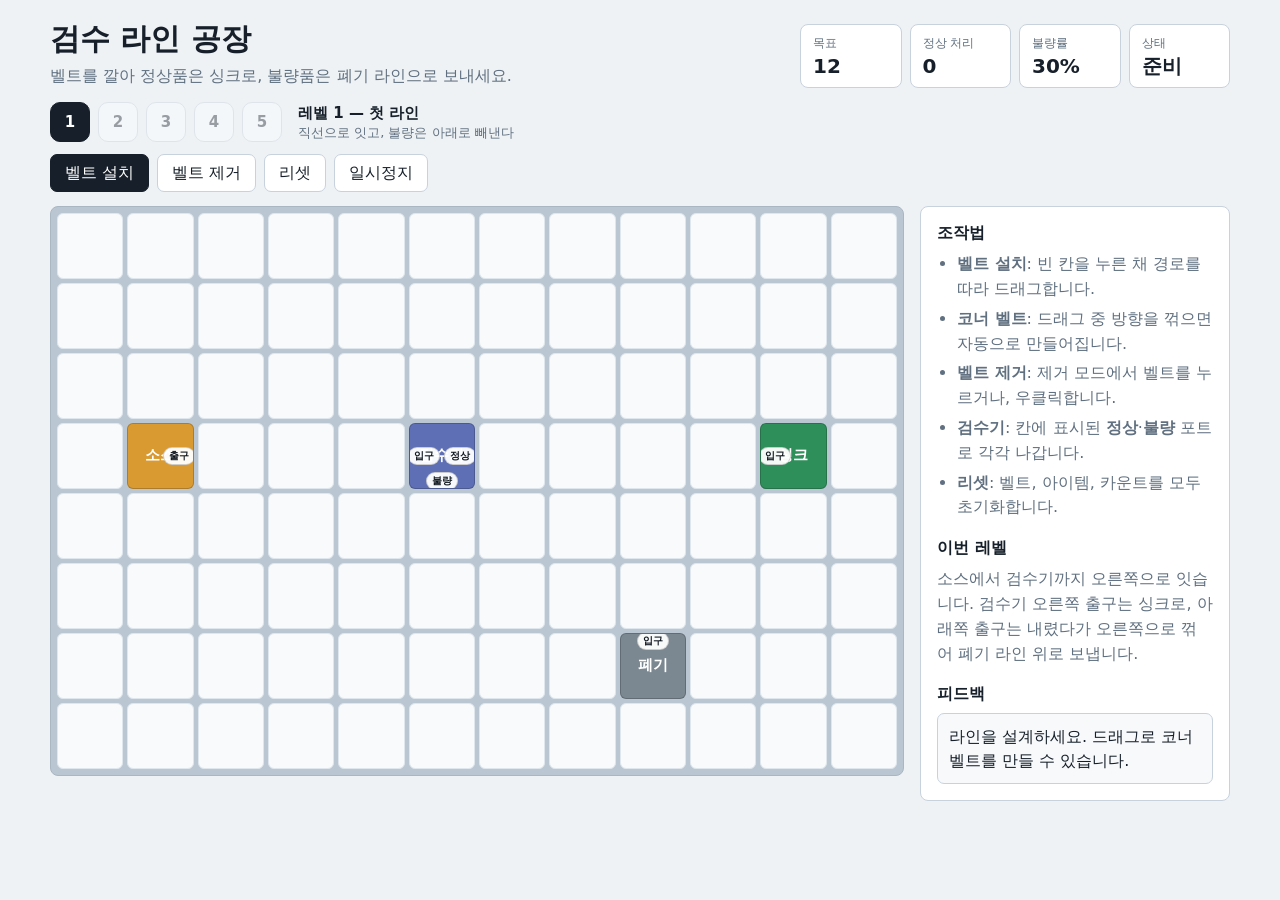
<file: projects/gamebuilders/game/index.html>
<!doctype html>
<html lang="ko">
<head>
  <meta charset="utf-8">
  <meta name="viewport" content="width=device-width, initial-scale=1">
  <title>검수 라인 공장</title>
  <link rel="stylesheet" href="style.css">
</head>
<body>
  <main class="app">
    <section class="topbar">
      <div>
        <h1>검수 라인 공장</h1>
        <p>벨트를 깔아 정상품은 싱크로, 불량품은 폐기 라인으로 보내세요.</p>
      </div>
      <div class="stats" aria-live="polite">
        <div><span>목표</span><strong id="targetCount">0</strong></div>
        <div><span>정상 처리</span><strong id="goodCount">0</strong></div>
        <div><span>불량률</span><strong id="defectRate">0%</strong></div>
        <div><span>상태</span><strong id="statusText">준비</strong></div>
      </div>
    </section>

    <section class="level-select" aria-label="레벨 선택">
      <div id="levelBar" class="level-bar"></div>
      <div class="level-meta">
        <strong id="levelName">레벨 1</strong>
        <span id="levelSubtitle"></span>
      </div>
    </section>

    <section class="toolbar" aria-label="도구">
      <button id="buildMode" class="active" type="button">벨트 설치</button>
      <button id="eraseMode" type="button">벨트 제거</button>
      <button id="resetButton" type="button">리셋</button>
      <button id="pauseButton" type="button">일시정지</button>
      <button id="nextLevelButton" class="primary hidden" type="button">다음 레벨 →</button>
    </section>

    <section class="play-area">
      <div id="board" class="board" aria-label="공장 격자"></div>

      <aside class="panel">
        <h2>조작법</h2>
        <ul>
          <li><b>벨트 설치</b>: 빈 칸을 누른 채 경로를 따라 드래그합니다.</li>
          <li><b>코너 벨트</b>: 드래그 중 방향을 꺾으면 자동으로 만들어집니다.</li>
          <li><b>벨트 제거</b>: 제거 모드에서 벨트를 누르거나, 우클릭합니다.</li>
          <li><b>검수기</b>: 칸에 표시된 <b>정상</b>·<b>불량</b> 포트로 각각 나갑니다.</li>
          <li><b>리셋</b>: 벨트, 아이템, 카운트를 모두 초기화합니다.</li>
        </ul>

        <h2>이번 레벨</h2>
        <p id="levelHint"></p>

        <h2>피드백</h2>
        <div id="messageLog" class="message-log">라인을 설계하세요.</div>
      </aside>
    </section>

    <section id="clearBanner" class="clear-banner hidden" role="status">
      레벨 클리어! 목표 정상품을 모두 처리했습니다.
    </section>
  </main>

  <script src="sim.js"></script>
  <script src="levels.js"></script>
  <script src="game.js"></script>
</body>
</html>
</file>
<file: projects/gamebuilders/game/style.css>
:root {
  color-scheme: light;
  --bg: #eef2f5;
  --ink: #17202a;
  --muted: #607080;
  --panel: #ffffff;
  --line: #c8d2dc;
  --grid: #dfe6ed;
  --belt: #2f6f73;
  --belt-dark: #214d50;
  --good: #2f8f5b;
  --bad: #c94b4b;
  --source: #d99a32;
  --inspector: #5e6fb5;
  --sink: #2f8f5b;
  --waste: #7b8791;
  --focus: #1677ff;
}

* {
  box-sizing: border-box;
}

body {
  margin: 0;
  min-height: 100vh;
  background: var(--bg);
  color: var(--ink);
  font-family: system-ui, -apple-system, BlinkMacSystemFont, "Segoe UI", sans-serif;
}

button {
  font: inherit;
}

.app {
  width: min(1180px, calc(100vw - 28px));
  margin: 0 auto;
  padding: 22px 0 28px;
}

.topbar {
  display: flex;
  justify-content: space-between;
  gap: 18px;
  align-items: end;
  margin-bottom: 14px;
}

h1 {
  margin: 0;
  font-size: 30px;
  line-height: 1.15;
  letter-spacing: 0;
}

p {
  margin: 7px 0 0;
  color: var(--muted);
  line-height: 1.55;
}

.stats {
  display: grid;
  grid-template-columns: repeat(4, minmax(92px, 1fr));
  gap: 8px;
  min-width: 430px;
}

.stats div {
  background: var(--panel);
  border: 1px solid var(--line);
  border-radius: 8px;
  padding: 10px 12px;
}

.stats span {
  display: block;
  color: var(--muted);
  font-size: 12px;
  margin-bottom: 3px;
}

.stats strong {
  font-size: 20px;
  line-height: 1.1;
}

.toolbar {
  display: flex;
  gap: 8px;
  margin-bottom: 14px;
  flex-wrap: wrap;
}

.toolbar button {
  border: 1px solid var(--line);
  background: var(--panel);
  color: var(--ink);
  border-radius: 7px;
  min-height: 38px;
  padding: 0 14px;
  cursor: pointer;
}

.toolbar button:hover,
.toolbar button:focus-visible {
  border-color: var(--focus);
  outline: none;
}

.toolbar button.active {
  background: var(--ink);
  border-color: var(--ink);
  color: white;
}

.play-area {
  display: grid;
  grid-template-columns: minmax(620px, 1fr) 310px;
  gap: 16px;
  align-items: start;
}

.board {
  display: grid;
  grid-template-columns: repeat(var(--cols), minmax(42px, 1fr));
  grid-template-rows: repeat(var(--rows), minmax(42px, 1fr));
  gap: 4px;
  width: 100%;
  aspect-ratio: 12 / 8;
  background: #bac7d2;
  border: 1px solid #a9b7c3;
  border-radius: 8px;
  padding: 6px;
  touch-action: none;
  user-select: none;
}

.cell {
  position: relative;
  overflow: hidden;
  border: 1px solid var(--grid);
  border-radius: 6px;
  background: #f8fafc;
  min-width: 0;
  min-height: 0;
  cursor: crosshair;
}

.cell:hover {
  outline: 2px solid rgba(22, 119, 255, 0.32);
  outline-offset: -2px;
}

.erase-cursor .cell {
  cursor: not-allowed;
}

.machine {
  cursor: default;
  border-color: rgba(0, 0, 0, 0.2);
  color: white;
  display: grid;
  place-items: center;
  text-align: center;
}

.machine.source {
  background: var(--source);
}

.machine.inspector {
  background: var(--inspector);
}

.machine.sink {
  background: var(--sink);
}

.machine.waste {
  background: var(--waste);
}

.machine-label {
  position: relative;
  z-index: 2;
  font-weight: 800;
  font-size: clamp(11px, 1.2vw, 15px);
}

.port {
  position: absolute;
  z-index: 3;
  background: rgba(255, 255, 255, 0.95);
  color: #111820;
  border: 1px solid rgba(0, 0, 0, 0.18);
  border-radius: 999px;
  font-size: 10px;
  font-weight: 800;
  line-height: 1;
  padding: 3px 5px;
  white-space: nowrap;
}

.port-e {
  right: -2px;
  top: 50%;
  transform: translateY(-50%);
}

.port-w {
  left: -2px;
  top: 50%;
  transform: translateY(-50%);
}

.port-s {
  bottom: -2px;
  left: 50%;
  transform: translateX(-50%);
}

.port-n {
  top: -2px;
  left: 50%;
  transform: translateX(-50%);
}

.belt {
  background: #e9f4f3;
}

.belt-line {
  position: absolute;
  inset: 13%;
  border-color: var(--belt);
  border-style: solid;
}

.line-horizontal {
  top: calc(50% - 5px);
  bottom: auto;
  left: 6%;
  right: 6%;
  height: 10px;
  border-width: 0;
  background: var(--belt);
  border-radius: 999px;
}

.line-vertical {
  left: calc(50% - 5px);
  right: auto;
  top: 6%;
  bottom: 6%;
  width: 10px;
  border-width: 0;
  background: var(--belt);
  border-radius: 999px;
}

.corner-w-s,
.corner-n-e,
.corner-e-s,
.corner-n-w,
.corner-s-e,
.corner-w-n,
.corner-s-w,
.corner-e-n {
  width: 44%;
  height: 44%;
  border-width: 0;
  background: transparent;
}

.corner-w-s {
  left: 8%;
  top: 48%;
  border-top-width: 10px;
  border-right-width: 10px;
  border-top-right-radius: 16px;
}

.corner-n-e {
  left: 48%;
  top: 8%;
  border-left-width: 10px;
  border-bottom-width: 10px;
  border-bottom-left-radius: 16px;
}

.corner-e-s {
  right: 8%;
  top: 48%;
  border-top-width: 10px;
  border-left-width: 10px;
  border-top-left-radius: 16px;
}

.corner-n-w {
  left: 8%;
  top: 8%;
  border-right-width: 10px;
  border-bottom-width: 10px;
  border-bottom-right-radius: 16px;
}

.corner-s-e {
  left: 48%;
  bottom: 8%;
  border-left-width: 10px;
  border-top-width: 10px;
  border-top-left-radius: 16px;
}

.corner-w-n {
  left: 8%;
  top: 8%;
  border-right-width: 10px;
  border-bottom-width: 10px;
  border-bottom-right-radius: 16px;
}

.corner-s-w {
  left: 8%;
  bottom: 8%;
  border-right-width: 10px;
  border-top-width: 10px;
  border-top-right-radius: 16px;
}

.corner-e-n {
  right: 8%;
  top: 8%;
  border-left-width: 10px;
  border-bottom-width: 10px;
  border-bottom-left-radius: 16px;
}

.arrow {
  position: absolute;
  z-index: 2;
  left: 50%;
  top: 50%;
  display: grid;
  place-items: center;
  width: 22px;
  height: 22px;
  margin-left: -11px;
  margin-top: -11px;
  border-radius: 999px;
  background: var(--belt-dark);
  color: white;
  font-size: 14px;
  font-weight: 900;
  line-height: 1;
}

.arrow-e {
  transform: rotate(0deg);
}

.arrow-s {
  transform: rotate(90deg);
}

.arrow-w {
  transform: rotate(180deg);
}

.arrow-n {
  transform: rotate(270deg);
}

.item {
  position: absolute;
  z-index: 5;
  left: 50%;
  top: 50%;
  display: grid;
  place-items: center;
  width: 28px;
  height: 28px;
  margin-left: -14px;
  margin-top: -14px;
  border-radius: 999px;
  color: white;
  font-size: 12px;
  font-weight: 900;
  box-shadow: 0 4px 10px rgba(0, 0, 0, 0.24);
}

.item.good {
  background: var(--good);
}

.item.bad {
  background: var(--bad);
}

.item.blocked {
  animation: blockedPulse 0.34s ease-in-out infinite alternate;
}

@keyframes blockedPulse {
  from {
    transform: scale(1);
  }
  to {
    transform: scale(1.13);
  }
}

.panel {
  background: var(--panel);
  border: 1px solid var(--line);
  border-radius: 8px;
  padding: 16px;
}

.panel h2 {
  margin: 0 0 8px;
  font-size: 16px;
}

.panel h2:not(:first-child) {
  margin-top: 18px;
}

.panel ul {
  margin: 0;
  padding-left: 20px;
  color: var(--muted);
  line-height: 1.55;
}

.panel li + li {
  margin-top: 5px;
}

.message-log {
  min-height: 56px;
  border: 1px solid var(--line);
  border-radius: 7px;
  background: #f7f9fb;
  padding: 11px;
  color: var(--ink);
  line-height: 1.45;
}

.clear-banner {
  margin-top: 16px;
  border-radius: 8px;
  background: #173f2b;
  color: white;
  padding: 15px 18px;
  font-weight: 800;
  text-align: center;
}

.hidden {
  display: none;
}

@media (max-width: 940px) {
  .topbar {
    align-items: stretch;
    flex-direction: column;
  }

  .stats {
    min-width: 0;
    grid-template-columns: repeat(2, minmax(0, 1fr));
  }

  .play-area {
    grid-template-columns: 1fr;
  }

  .board {
    grid-template-columns: repeat(var(--cols), minmax(28px, 1fr));
    grid-template-rows: repeat(var(--rows), minmax(28px, 1fr));
    gap: 3px;
    padding: 4px;
  }

  .machine-label {
    font-size: 10px;
  }

  .port {
    font-size: 8px;
    padding: 2px 3px;
  }

  .item {
    width: 22px;
    height: 22px;
    margin-left: -11px;
    margin-top: -11px;
    font-size: 10px;
  }

  .arrow {
    width: 18px;
    height: 18px;
    margin-left: -9px;
    margin-top: -9px;
    font-size: 12px;
  }
}

/* ── 레벨 선택 ─────────────────────────────────────────────── */

.level-select {
  display: flex;
  align-items: center;
  gap: 16px;
  flex-wrap: wrap;
  margin-bottom: 12px;
}

.level-bar {
  display: flex;
  gap: 8px;
}

.level-chip {
  width: 40px;
  height: 40px;
  border-radius: 10px;
  border: 1px solid var(--line);
  background: var(--panel);
  color: var(--ink);
  font-weight: 700;
  font-size: 15px;
  cursor: pointer;
}

.level-chip:hover:not(:disabled),
.level-chip:focus-visible {
  border-color: var(--focus);
}

.level-chip.active {
  background: var(--ink);
  border-color: var(--ink);
  color: #fff;
}

/* 잠긴 레벨은 눌리지 않는다는 걸 커서와 명도로 같이 알린다 */
.level-chip.locked {
  opacity: 0.4;
  cursor: not-allowed;
}

.level-meta {
  display: flex;
  flex-direction: column;
  line-height: 1.35;
}

.level-meta strong {
  font-size: 15px;
}

.level-meta span {
  font-size: 13px;
  color: var(--muted);
}

.toolbar button.primary {
  background: var(--good);
  border-color: var(--good);
  color: #fff;
}
</file>
